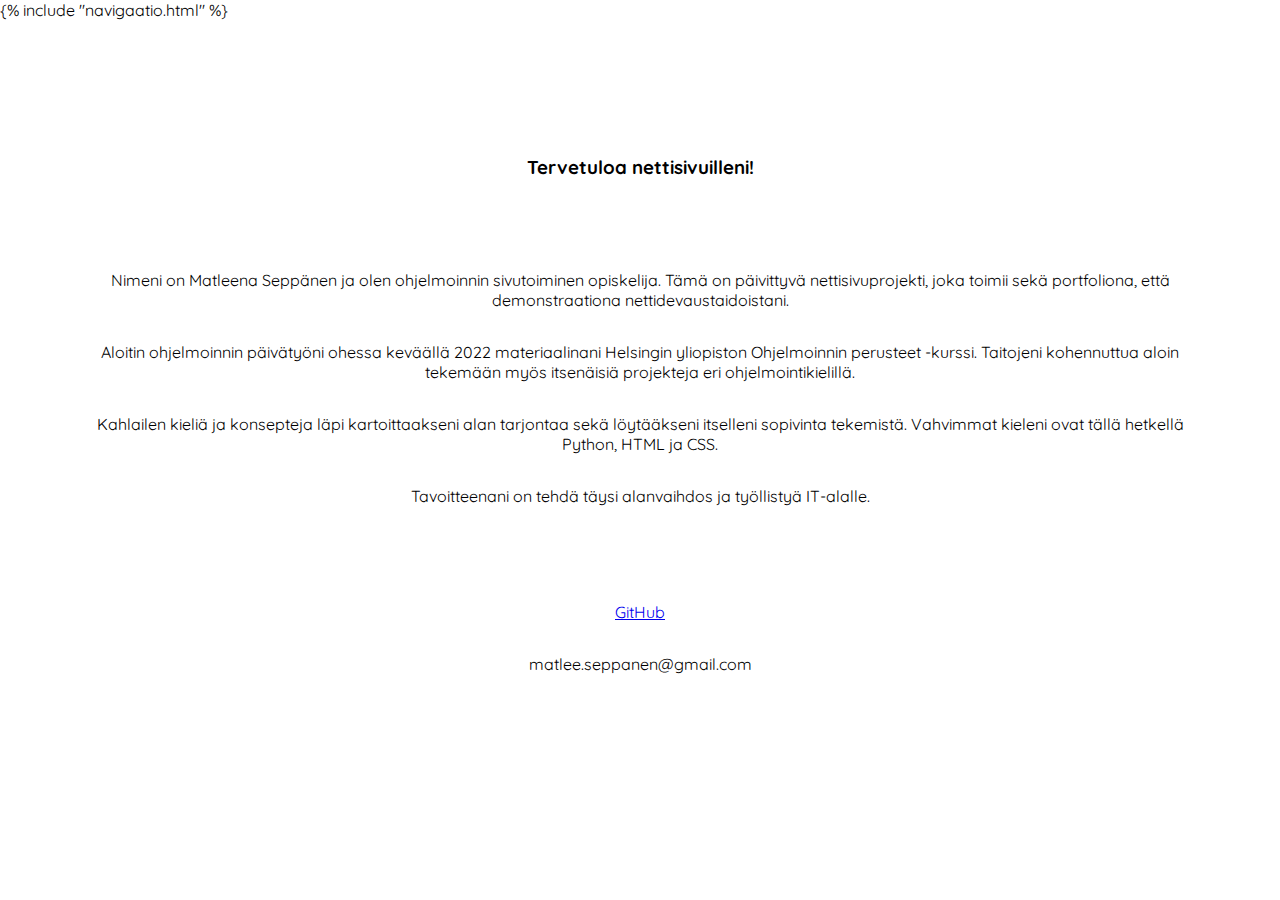
<file: templates/index.html>
<!DOCTYPE HTML>
<html>
	<head>
		<meta charset="utf-8" />
		<link rel="stylesheet" href="/static/index.css" />
		<link rel="stylesheet" href="https://fonts.googleapis.com/css2?family=Quicksand" />
		<title>Etusivu</title>
	</head>

	<body>
		{% include "navigaatio.html" %}

		<main>
			<div class="icontainer">
				<h3 class="iheader">Tervetuloa nettisivuilleni!</h3>
				<p class="icontent">
					Nimeni on Matleena Seppänen ja olen ohjelmoinnin sivutoiminen opiskelija. Tämä on päivittyvä nettisivuprojekti, joka toimii sekä portfoliona, että demonstraationa nettidevaustaidoistani.
				</p>
				<p class="icontent">
					Aloitin ohjelmoinnin päivätyöni ohessa keväällä 2022 materiaalinani Helsingin yliopiston Ohjelmoinnin perusteet -kurssi. Taitojeni kohennuttua aloin tekemään myös itsenäisiä projekteja eri ohjelmointikielillä.
				</p>
				<p class="icontent">
					Kahlailen kieliä ja konsepteja läpi kartoittaakseni alan tarjontaa sekä löytääkseni itselleni sopivinta tekemistä. Vahvimmat kieleni ovat tällä hetkellä Python, HTML ja CSS.
				</p>
				<p class="icontent">
					Tavoitteenani on tehdä täysi alanvaihdos ja työllistyä IT-alalle.
				</p>
			</div>
			<div class="icontainer">
				<a class="icontent" href="https://github.com/kuolinhenkilo" target="_blank" rel="noopener noreferrer">GitHub</a>
				<p class="icontent">
					matlee.seppanen@gmail.com
				</p>
			</div>
		</main>
	</body>
</html>
</file>
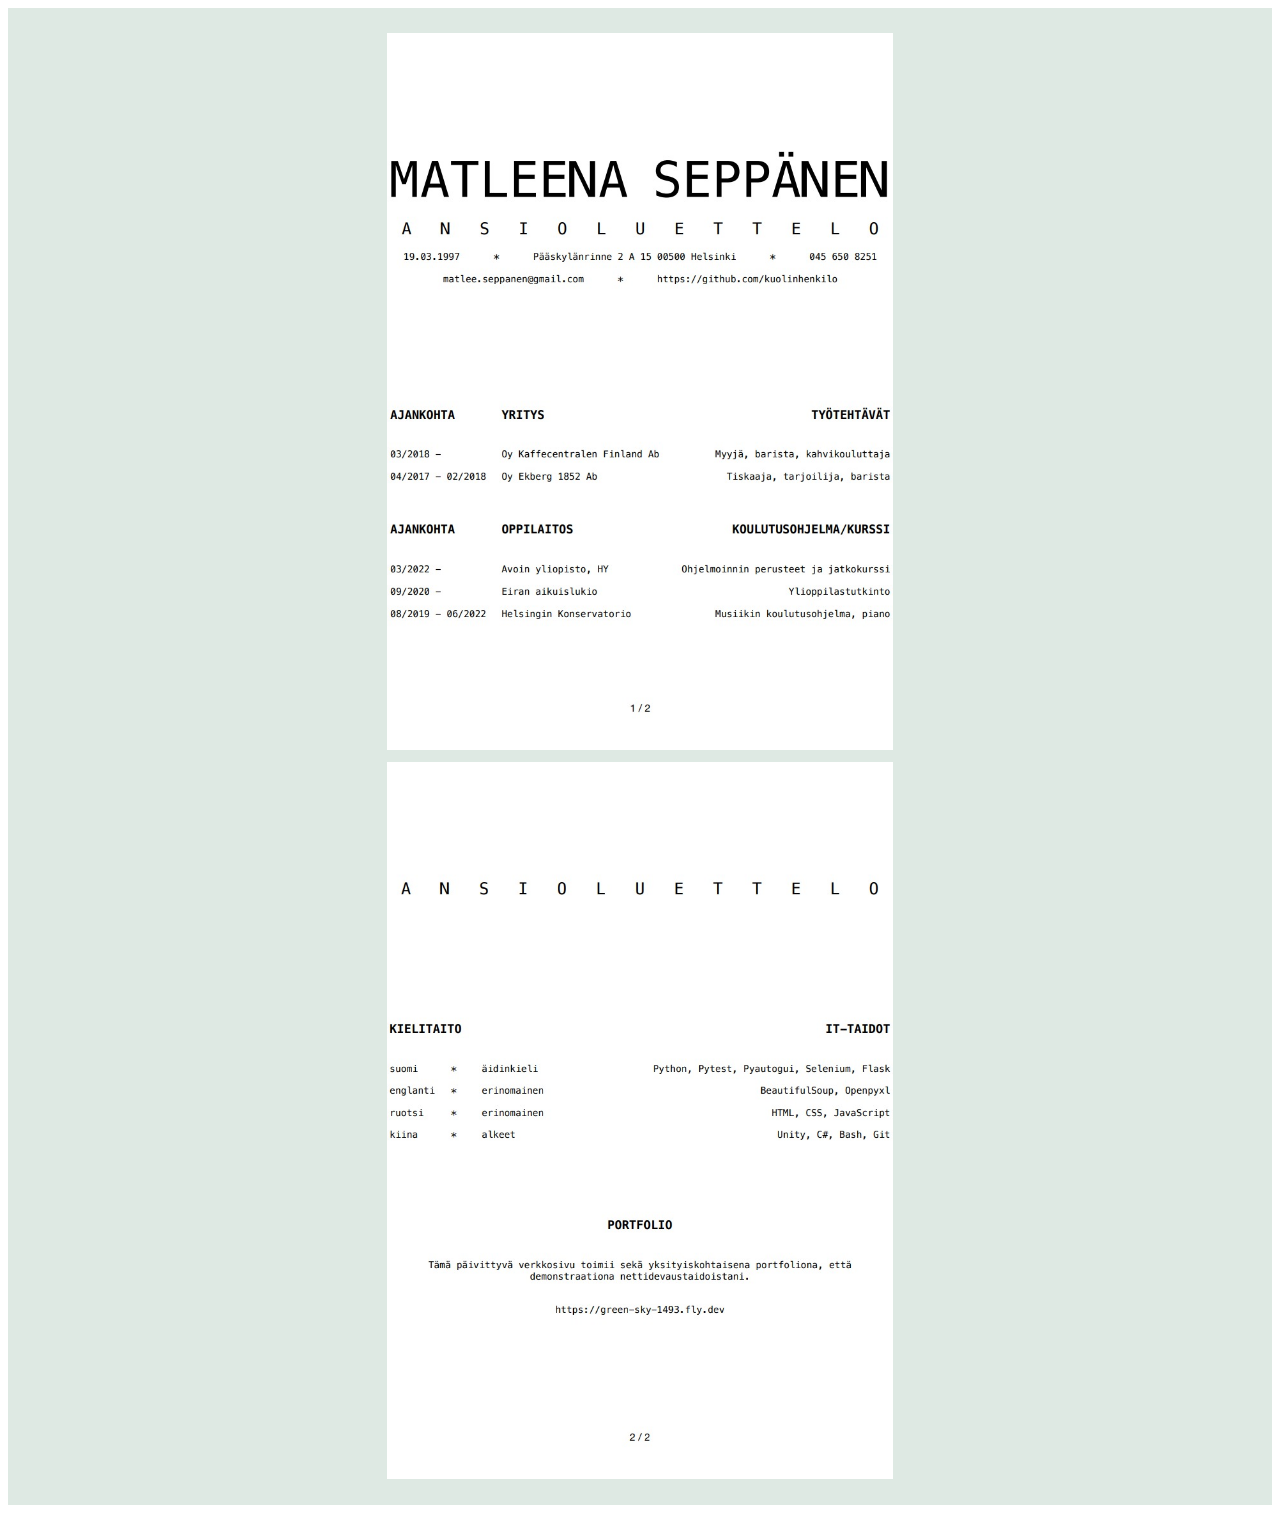
<file: templates/ansioluettelo.html>
<!DOCTYPE html>
<html>
    <head>
        <meta charset="utf-8" />
        <link rel="stylesheet" href="/static/ansioluettelo.css" />
        <title>Ansioluettelo</title>
    </head>
    <body>
        <div class="container">
            <img id="kuva1" src="/static/sivu1.jpeg">
            <img id="kuva2" src="/static/sivu2.jpeg">
        </div>
    </body>
</html>
</file>
<file: static/index.css>
body, html {
  height: 100%;
  margin: 0;
  font-family: 'Quicksand', sans-serif;
}

main {
  margin-top: 60px;
  margin-left: 80px;
  margin-right: 80px;
  display: flex;
  flex-direction: column;
  align-items: center;
  justify-content: space-evenly;
}

.topnav {
  background-color: white;
  overflow: hidden;
  display: flex;
  justify-content: space-around;
  align-items: center;

}

.topnav a {
  display: flex;
  color: rgb(185, 185, 185);
  width: 33.33%;
  text-align: center;
  text-decoration: none;
  justify-content: center;
  font-size: 1.6rem;
  padding: 2em;
  cursor: default;
}

.topnav a:hover {
  background-color: white;
  color: #a1ddc7;
}

.topnav a.active {
  background-color: white;
  color: #a1ddc7;
}

.icontainer {
  display: flex;
  flex-direction: column;
  justify-content: space-evenly;
  text-align: center;
  margin-bottom: 4em;
}

.iheader {
  margin: 4em 0em;
}

.icontent {
  margin: 1em 0em;
}
</file>
<file: static/ansioluettelo.css>
.container {
    display: flex;
    flex-direction: column;
    align-items: center;
    justify-content: space-between;
    background-color: #dee9e3;
}

img {
    width: 40%;
    height: 40%;
}

#kuva1 {
    padding-top: 2%;
    padding-bottom: 0.5%;
}

#kuva2 {
    padding-top: 0.5%;
    padding-bottom: 2%;
}
</file>
